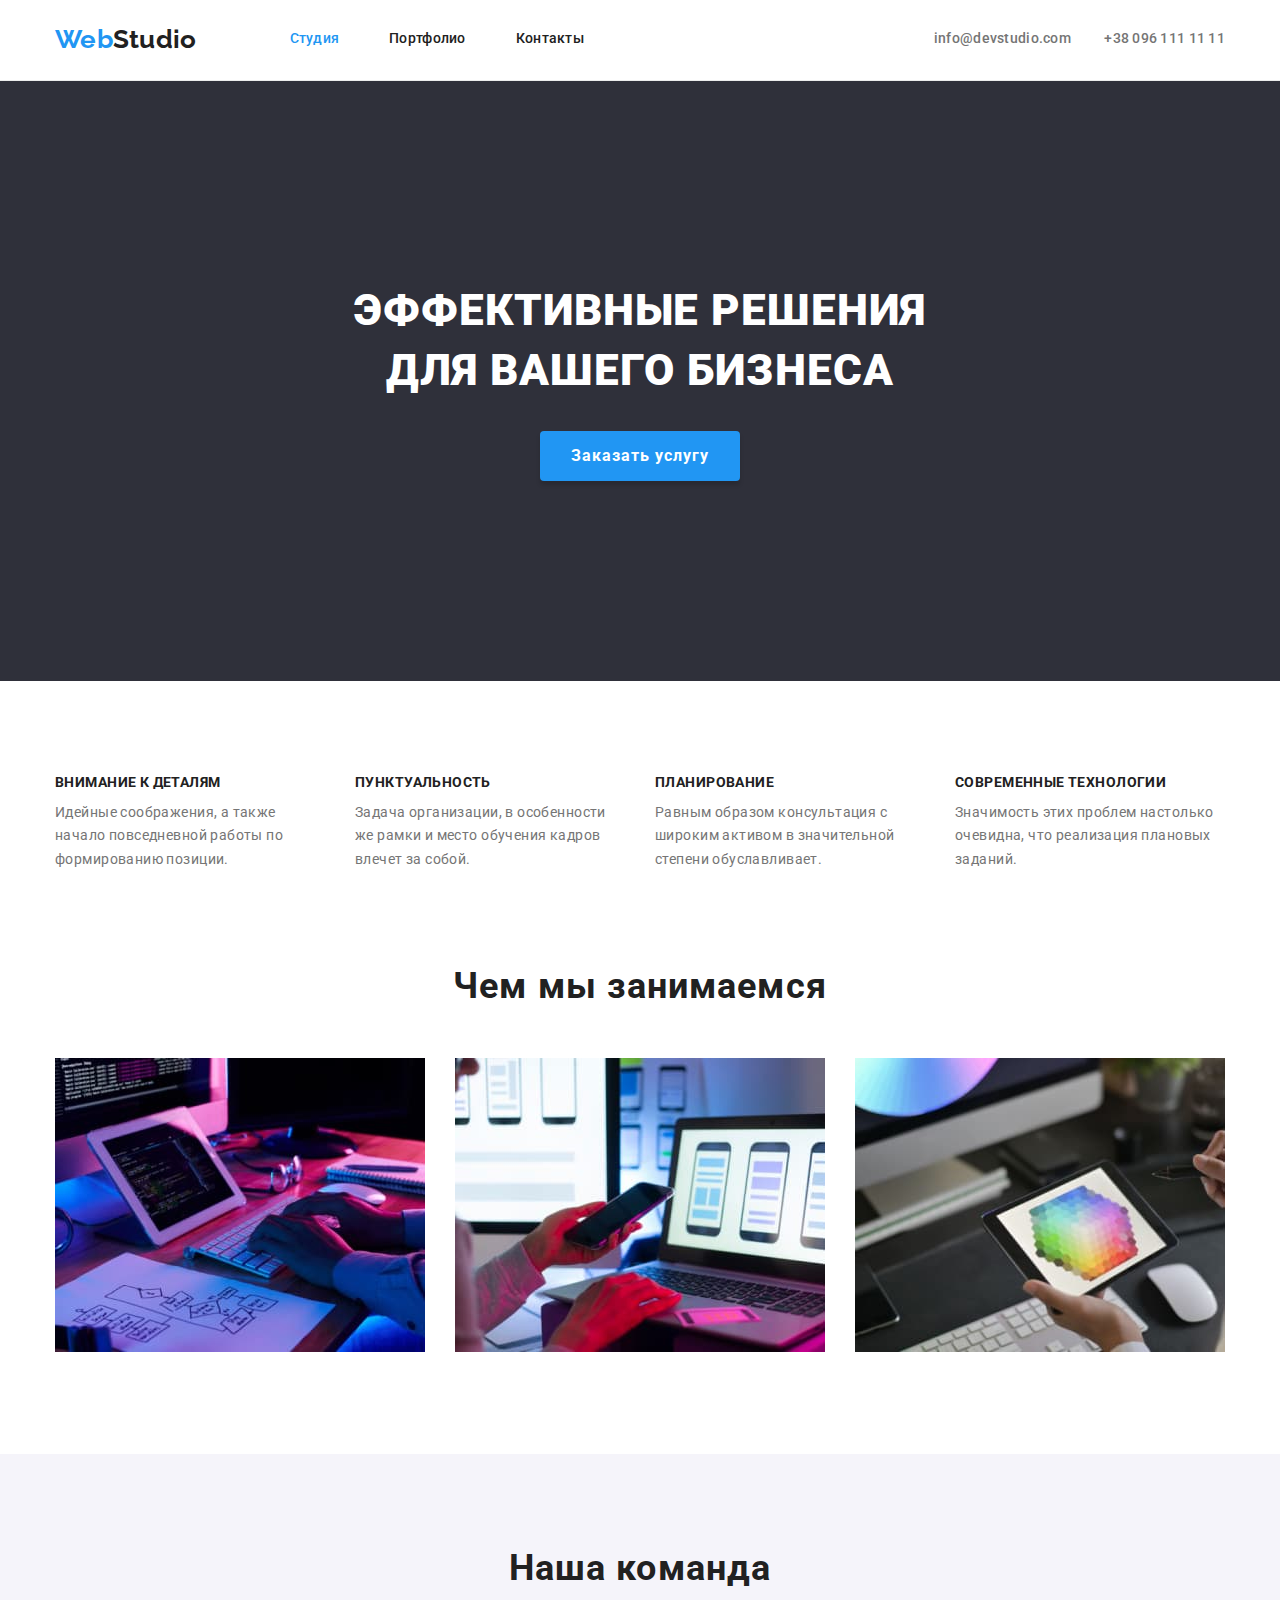
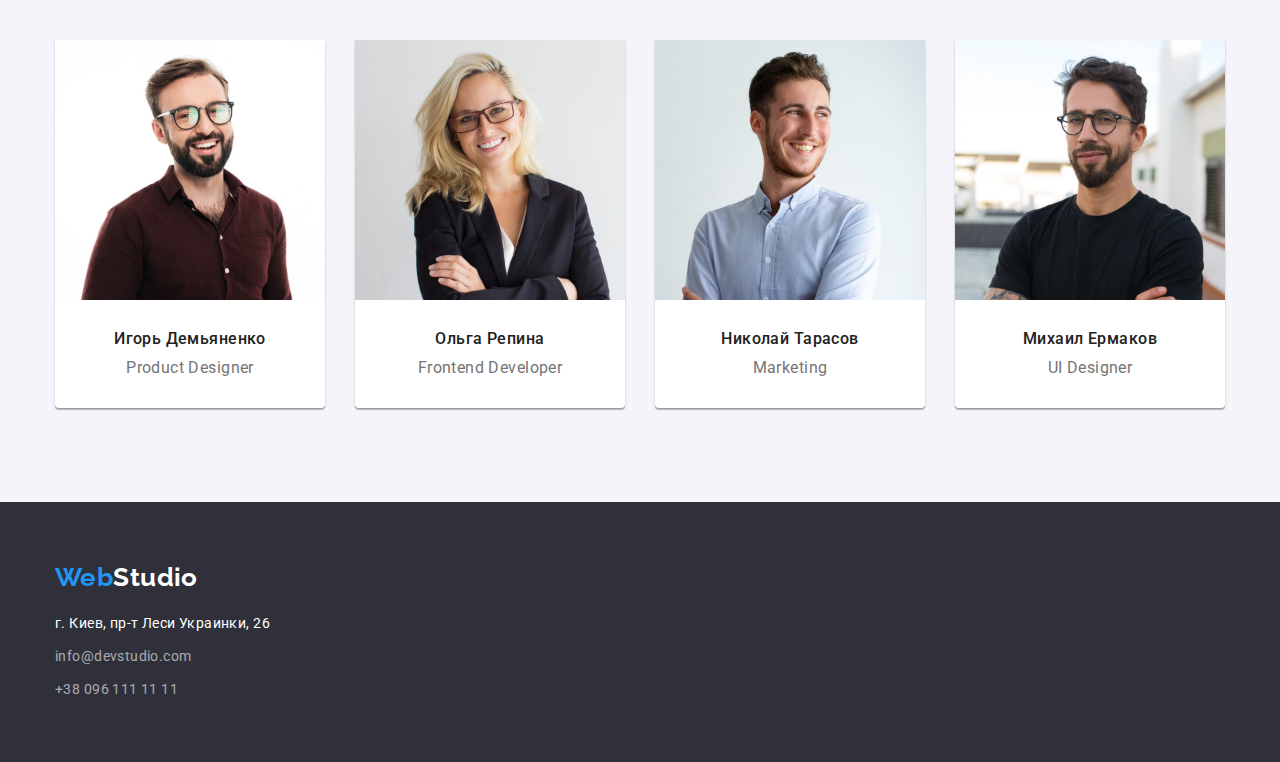
<file: index.html>
<!DOCTYPE html>
<html lang="zxx">
<head>
    <meta charset="UTF-8">
    <meta http-equiv="X-UA-Compatible" content="IE=edge">
    <meta name="viewport" content="width=device-width, initial-scale=1.0">
    <title>Document</title>
    <link href="https://fonts.googleapis.com/css2?family=Raleway:wght@700&family=Roboto:wght@400;500;700;900&display=swap" rel="stylesheet">
    <link rel="stylesheet" href="https://cdnjs.cloudflare.com/ajax/libs/modern-normalize/1.0.0/modern-normalize.min.css" />
    <link rel="stylesheet" href="./css/styles.css" />
</head>
<body>
    <header class="header">
        <div class="head container flex">
            <nav class="nav flex">
                <a class="logo" href="./index.html"><span class="logo-color1">Web</span>Studio </a>
                <ul class="flex">
                    <li><a href="./index.html" class="link current">Студия</a></li>
                    <li><a href="./portfolio.html" class="link">Портфолио</a></li>
                    <li><a href="" class="link">Контакты</a></li>
                </ul>
            </nav>
            <div class="nav">
                <a href="mailto:info@devstudio.com" class="link contact">info@devstudio.com</a>
                <a href="tel:+380961111111" class="link contact">+38 096 111 11 11</a>
            </div>
        </div>
    </header>
    <main>
        <section class="section hero">
            <div class="container">
                <h1 class="main-text">Эффективные решения<br>для вашего бизнеса</h1>
                <button class="button hero" type="button" name="order_service">Заказать услугу</button>
            </div>
        </section>
        <section class="section">
            <h2 class="no-display">Преимущества</h2>
                <ul class="benefits container flex">
                    <li>
                        <h3>Внимание к деталям</h3>
                        <p class="sec-text">Идейные соображения, а также начало повседневной работы по формированию позиции.</p>
                    </li>
                    <li>
                        <h3>Пунктуальность</h3>
                        <p class="sec-text">Задача организации, в особенности же рамки и место обучения кадров влечет за собой.</p>
                    </li>
                    <li>
                        <h3>Планирование</h3>
                        <p class="sec-text">Равным образом консультация с широким активом в значительной степени обуславливает.</p>
                    </li>
                    <li>
                        <h3>Современные технологии</h3>
                        <p class="sec-text">Значимость этих проблем настолько очевидна, что реализация плановых заданий.</p>
                    </li>
                </ul>
        </section>
        <section class="section example">
            <div class="container examples">
                <h2 class="h2">Чем мы занимаемся</h2>
                <ul class="examples flex">
                    <li>
                        <img src="./images/example-01.jpg" width="370" alt="Изображение работы №1">
                    </li>
                    <li>
                        <img src="./images/example-02.jpg" width="370" alt="Изображение работы №2">
                    </li>
                    <li>
                        <img src="./images/example-03.jpg" width="370" alt="Изображение работы №3">
                    </li>
                </ul>
            </div>
        </section>
        <section class="section team">
            <div class="team container">
                <h2 class="h2">Наша команда</h2>
                <ul class="team-team flex">
                    <li>
                        <img src="./images/team-01.jpg" width="270" alt="Участник команды №1">
                        <div class="teammate">
                            <h3>Игорь Демьяненко</h3>
                            <p class="sec-text">Product Designer</p>
                        </div>
                    </li>
                    <li>
                        <img src="./images/team-02.jpg" width="270" alt="Участник команды №2">
                        <div class="teammate">
                            <h3>Ольга Репина</h3>
                            <p class="sec-text">Frontend Developer</p>
                        </div>
                    </li>
                    <li>
                        <img src="./images/team-03.jpg" width="270" alt="Участник команды №3">
                        <div class="teammate">
                            <h3>Николай Тарасов</h3>
                            <p class="sec-text">Marketing</p>
                        </div>
                    </li>
                    <li>
                        <img src="./images/team-04.jpg" width="270" alt="Участник команды №4">
                        <div class="teammate">
                            <h3>Михаил Ермаков</h3>
                            <p class="sec-text">UI Designer</p>
                        </div>
                    </li>
                </ul>
            </div>
        </section>
    </main>
    <footer class="footer">
        <div class="container flex">
            <a class="logo logo-f" href="./index.html"><span class="logo-color1">Web</span>Studio </a>
            <address>
                <ul class="logo-f-container">
                    <li class="link">
                        <a class="link link-white" target="_blank" href="https://www.google.com/maps/place/%D0%B1%D1%83%D0%BB.+%D0%9B%D0%B5%D1%81%D0%B8+%D0%A3%D0%BA%D1%80%D0%B0%D0%B8%D0%BD%D0%BA%D0%B8,+26,+%D0%9A%D0%B8%D0%B5%D0%B2,+02000">г. Киев, пр-т Леси Украинки, 26</a>
                    </li>
                    <li class="link">
                        <a class="link contact-f" href="mailto:info@devstudio.com">info@devstudio.com</a>
                    </li>
                    <li class="link">
                        <a class="link contact-f" href="tel:+380961111111">+38 096 111 11 11</a>
                    </li>
                </ul>
            </address>
        </div>
    </footer>
</body>
</html>
</file>
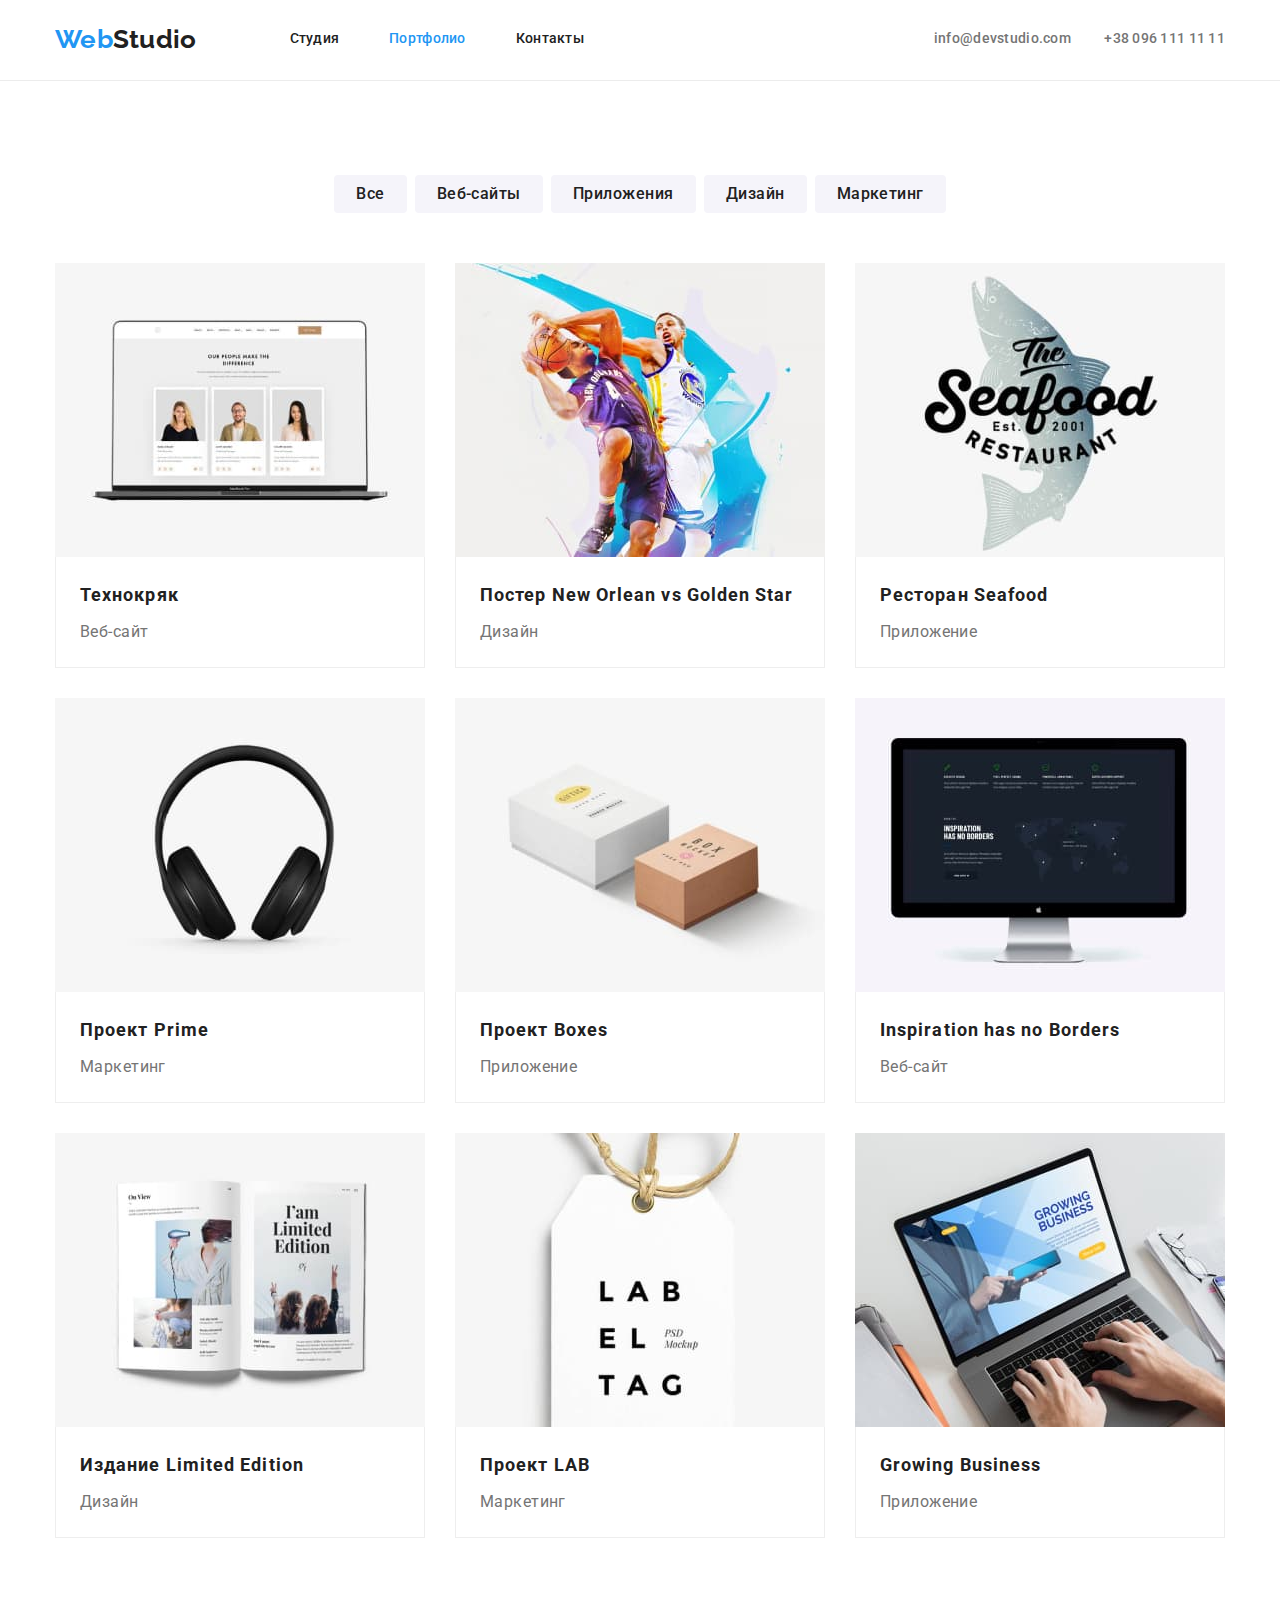
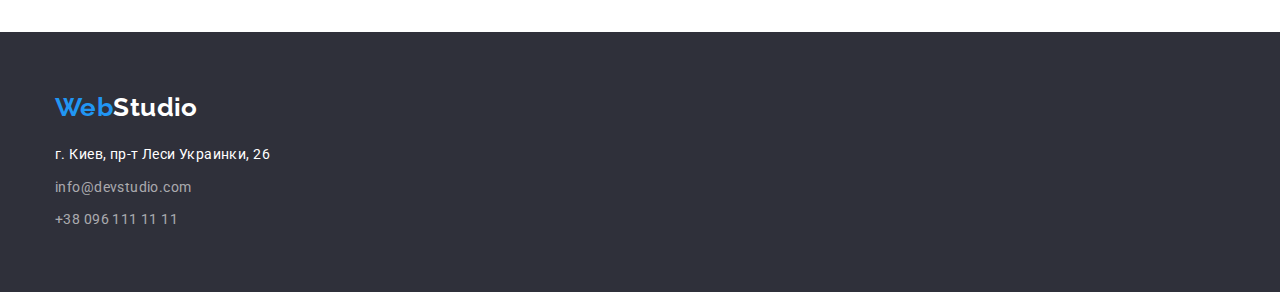
<file: portfolio.html>
<!DOCTYPE html>
<html lang="zxx">
<head>
    <meta charset="UTF-8">
    <meta http-equiv="X-UA-Compatible" content="IE=edge">
    <meta name="viewport" content="width=device-width, initial-scale=1.0">
    <title>Document</title>
    <link href="https://fonts.googleapis.com/css2?family=Raleway:wght@700&family=Roboto:wght@400;500;700;900&display=swap" rel="stylesheet">
    <link rel="stylesheet" href="https://cdnjs.cloudflare.com/ajax/libs/modern-normalize/1.0.0/modern-normalize.min.css" />
    <link rel="stylesheet" href="./css/styles.css" />
</head>
<body>
    <header class="header">
        <div class="head container flex">
            <nav class="nav flex">
                <a class="logo" href="./index.html"><span class="logo-color1">Web</span>Studio </a>
                <ul class="flex">
                    <li><a href="./index.html" class="link">Студия</a></li>
                    <li><a href="./portfolio.html" class="link current">Портфолио</a></li>
                    <li><a href="" class="link">Контакты</a></li>
                </ul>
            </nav>
            <div class="nav">
                <a href="mailto:info@devstudio.com" class="link contact">info@devstudio.com</a>
                <a href="tel:+380961111111" class="link contact">+38 096 111 11 11</a>
            </div>
        </div>
    </header>
    <main>
        <section class="section">
            <div class="container">
                <h1 class="no-display">Портфолио</h1>
                <ul class="pf-buttons flex">
                    <li class="btn">
                        <button class="button" type="button" name="all">Все</button>
                    </li>
                    <li class="btn">
                        <button class="button" type="button" name="website">Веб-сайты</button>
                    </li>
                    <li class="btn">
                        <button class="button" type="button" name="apps">Приложения</button>
                    </li>
                    <li class="btn">
                        <button class="button" type="button" name="design">Дизайн</button>
                    </li>
                    <li class="btn">
                        <button class="button" type="button" name="marketing">Маркетинг</button>
                    </li>
                </ul>
                <ul class="portfolio flex">
                    <li class="pf-item flex">
                        <img src="./images/portfolio-01.jpg" width="370" alt="Пример №1">
                        <div class="card-footer">
                            <h2 class="h2">Технокряк</h2>
                            <p class="sec-text">Веб-сайт</p>
                        </div>
                    </li>
                    <li class="pf-item flex">
                        <img src="./images/portfolio-02.jpg" width="370" alt="Пример №2">
                        <div class="card-footer">
                            <h2 class="h2">Постер New Orlean vs Golden Star</h2>
                            <p class="sec-text">Дизайн</p>
                        </div>
                    </li>
                    <li class="pf-item flex">
                        <img src="./images/portfolio-03.jpg" width="370" alt="Пример №3">
                        <div class="card-footer">
                            <h2 class="h2">Ресторан Seafood</h2>
                            <p class="sec-text">Приложение</p>
                        </div>
                    </li>
                    <li class="pf-item flex">
                        <img src="./images/portfolio-04.jpg" width="370" alt="Пример №4">
                        <div class="card-footer">
                            <h2 class="h2">Проект Prime</h2>
                            <p class="sec-text">Маркетинг</p>
                        </div>
                    </li>
                    <li class="pf-item flex">
                        <img src="./images/portfolio-05.jpg" width="370" alt="Пример №5">
                        <div class="card-footer">
                            <h2 class="h2">Проект Boxes</h2>
                            <p class="sec-text">Приложение</p>
                        </div>
                    </li>
                    <li class="pf-item flex">
                        <img src="./images/portfolio-06.jpg" width="370" alt="Пример №6">
                        <div class="card-footer">
                            <h2 class="h2">Inspiration has no Borders</h2>
                            <p class="sec-text">Веб-сайт</p>
                        </div>
                    </li>
                    <li class="pf-item flex">
                        <img src="./images/portfolio-07.jpg" width="370" alt="Пример №7">
                        <div class="card-footer">
                            <h2 class="h2">Издание Limited Edition</h2>
                            <p class="sec-text">Дизайн</p>
                        </div>
                    </li>
                    <li class="pf-item flex">
                        <img src="./images/portfolio-08.jpg" width="370" alt="Пример №8">
                        <div class="card-footer">
                            <h2 class="h2">Проект LAB</h2>
                            <p class="sec-text">Маркетинг</p>
                        </div>
                    </li>
                    <li class="pf-item flex">
                        <img src="./images/portfolio-09.jpg" width="370" alt="Пример №9">
                        <div class="card-footer">
                            <h2 class="h2">Growing Business</h2>
                            <p class="sec-text">Приложение</p>
                        </div>
                    </li>
                </ul>
            </div>
        </section>
    </main>
    <footer class="footer">
        <div class="container flex">
            <a class="logo logo-f" href="./index.html"><span class="logo-color1">Web</span>Studio </a>
            <address>
                <ul class="logo-f-container">
                    <li class="link">
                        <a class="link link-white" target="_blank"
                            href="https://www.google.com/maps/place/%D0%B1%D1%83%D0%BB.+%D0%9B%D0%B5%D1%81%D0%B8+%D0%A3%D0%BA%D1%80%D0%B0%D0%B8%D0%BD%D0%BA%D0%B8,+26,+%D0%9A%D0%B8%D0%B5%D0%B2,+02000">г. Киев, пр-т Леси Украинки, 26</a>
                    </li>
                    <li class="link">
                        <a class="link contact-f" href="mailto:info@devstudio.com">info@devstudio.com</a>
                    </li>
                    <li class="link">
                        <a class="link contact-f" href="tel:+380961111111">+38 096 111 11 11</a>
                    </li>
                </ul>
            </address>
        </div>
    </footer>
</body>
</html>
</file>
<file: css/styles.css>
html {
    box-sizing: border-box;
}
*,
*::before,
*::after {
    box-sizing: inherit;
}
:root {
    --primary-text-color: #212121;
    --secondary-text-color: #757575;
    --accent-color: #2196F3;
    --background-color: #FFFFFF;
    --background-2-color: #2F303A;
}
.container {
    width: 1200px;
    margin: 0 auto;
    padding: 0px 15px;
}
.section {
    padding: 94px 0px;
}
.flex {
    display: flex;
}
body {
    background-color: var(--background-color);
    color: var(--primary-text-color);
    font-family: Roboto, Arial, sans-serif;
    font-weight: 400;
    font-size: 14px;
    line-height: 1.71;
    letter-spacing: 0.03em;
}
body ul {
    list-style-type: none;
    padding: 0;
}
.nav > ul {
    font-weight: 500;
    font-size: 14px;
    line-height: 1.14;
    letter-spacing: 0.02em;
    align-items: center;
    margin: 0;
}
.nav li:not(:last-child) {
    margin-right: 50px;
}
.h2 {
    text-align: center;
    font-weight: 700;
    font-size: 36px;
    line-height: 1.16;
    letter-spacing: 0.03em;
    margin: 0;
}
.header {
    padding: 24px 0px 25px 0px;
    border-bottom: 1px solid #ECECEC;
}
.head.container {
    align-items: center;
    padding: 0px 15px 0px 15px;
    font-weight: 500;
    font-size: 14px;
    line-height: 1.14;
    letter-spacing: 0.02em;
    justify-content: space-between;
}
.footer {
    background-color: var(--background-2-color);
}
.hero {
    background-color: var(--background-2-color);
    text-align: center;
    font-family: 'Roboto';
    font-weight: 700;
    font-size: 16px;
    line-height: 1.87;
    letter-spacing: 0.06em;
    margin: 0;
    padding: 0;
}
.section.hero {
    padding: 200px 0px;
}
.main-text {
    color: #FFFFFF;
    font-weight: 900;
    font-size: 44px;
    line-height: 1.36;
    text-transform: uppercase;
    margin: 0px 0px 30px 0px;
}
.benefits {
    font-weight: 400;
    font-size: 14px;
    line-height: 1.71;
    grid-gap: 30px;
}
.benefits li {
    width: 270px;
}
.benefits p {
    margin: 0;
}
.benefits h3 {
    font-family: 'Roboto';
    font-weight: 700;
    font-size: 14px;
    line-height: 1.14;
    text-transform: uppercase;
    margin: 0px 0px 10px 0px;
}
.container.examples {
    flex-direction: column;
}
.examples h2 {
    margin-bottom: 50px;
}
.section.example {
    padding-top: 0;
}
.examples.flex {
    grid-gap: 30px;
    margin: 0;
}
.team {
    background-color: #F5F4FA;
}
.team .h2 {
    margin-bottom: 50px;
}
.team-team {
    grid-gap: 30px;
    margin: 0;
}
.team-team li {
    display: flex;
    background-color: var(--background-color);
    flex-direction: column;
    border-radius: 0px 0px 4px 4px;
    box-shadow: 0px 1px 3px rgba(0, 0, 0, 0.12), 
    0px 1px 1px rgba(0, 0, 0, 0.14), 
    0px 2px 1px rgba(0, 0, 0, 0.2);
}
.teammate {
    text-align: center;
    padding: 30px 0px;
}
.teammate h3 {
    font-weight: 500;
    font-size: 16px;
    line-height: 1.18;
    margin: 0px 0px 10px 0px;
}            
.teammate p {
    font-weight: 400;
    font-size: 16px;
    line-height: 1.18;
    margin: 0;
}
.footer {
    padding: 60px 0px;
}
.footer > div {
    flex-direction: column;
}
.pf-buttons {
    justify-content: center;
    margin: 0px 0px 50px 0px;
}
.portfolio {
    margin: 0;
    flex-wrap: wrap;
    font-weight: 400;
    font-size: 16px;
    line-height: 1.87;
    grid-gap: 30px;
}
.portfolio h2 {
    text-align: left;
    font-size: 18px;
    line-height: 2;
    letter-spacing: 0.06em;
}
.portfolio p {
    margin: 0;
}
.portfolio .pf-item {
    flex-direction: column;
}
.card-footer {
    flex-direction: column;
    padding: 20px 24px;
    border-left: 1px solid #EEEEEE;
    border-right: 1px solid #EEEEEE;
    border-bottom: 1px solid #EEEEEE;
}
.card-footer .h2 {
    margin-bottom: 4px;
}
.logo {
    color: var(--primary-text-color);
    font-family: Raleway, Arial, sans-serif;
    font-weight: 700;
    font-size: 26px;
    line-height: 1.19;
    text-decoration: none;
    font-style: normal;
    margin-right: 93px;
    padding: 0px;
}
.logo-color1 {
    color: var(--accent-color);
}
.logo-f {
    color: #FFFFFF;
    margin-bottom: 20px;
}
.logo-f-container {
    margin: 0;
}
.logo-f-container .link:first-child {
    margin: 0;
}
.logo-f-container .link{
    margin: 9px 0 0 0;
}
.link {
    color: var(--primary-text-color);
    text-decoration: none;
    font-style: normal;
}
.link.current {
    color: var(--accent-color);
}
.link.contact {
    color: var(--secondary-text-color);
    margin-left: 30px;
}
.link.contact-f {
    color: #FFFFFF99;
}
.link:hover {
    color: var(--accent-color);
}
.link:focus{
    color: var(--accent-color);
}
.link-white {
    color: #FFFFFF;
}
.button {
    color: var(--primary-text-color);
    cursor: pointer;
    font-family: inherit;
    background-color: #F5F4FA;
    font-weight: 500;
    font-size: 16px;
    line-height: 1.62;
    text-align: center;
    letter-spacing: 0.03em;
    height: 38px;
    border: 1px;
    border-radius: 4px;
    padding: 6px 22px;
}
.button:hover {
    color: #FFFFFF;
    background-color: var(--accent-color);
    height: 38px;
    border: 1px;
    border-radius: 4px;
    padding: 6px 22px;
    box-shadow: 0px 3px 1px rgba(0, 0, 0, 0.1),
    0px 1px 2px rgba(0, 0, 0, 0.08),
    0px 2px 2px rgba(0, 0, 0, 0.12);
}
.button:focus {
    color: #FFFFFF;
    background-color: var(--accent-color);
    height: 38px;
    border: 1px;
    border-radius: 4px;
    padding: 6px 22px;
    box-shadow: 0px 3px 1px rgba(0, 0, 0, 0.1),
    0px 1px 2px rgba(0, 0, 0, 0.08),
    0px 2px 2px rgba(0, 0, 0, 0.12);
    }
.btn {
    margin-right: 8px;
}
.btn:last-child {
    margin-right: 0px;
}
.button.hero {
    color: #FFFFFF;
    background-color: var(--accent-color);
    font-weight: 700;
    font-size: 16px;
    line-height: 1.87;
    height: 50px;
    min-width: 200px;
    border: 1px;
    border-radius: 4px;
    letter-spacing: 0.06em;
    margin: 0;
    box-shadow: 0px 4px 4px rgba(0, 0, 0, 0.15);
}
.no-display {
    display: none;
}
.sec-text {
    color: var(--secondary-text-color);
}
</file>
